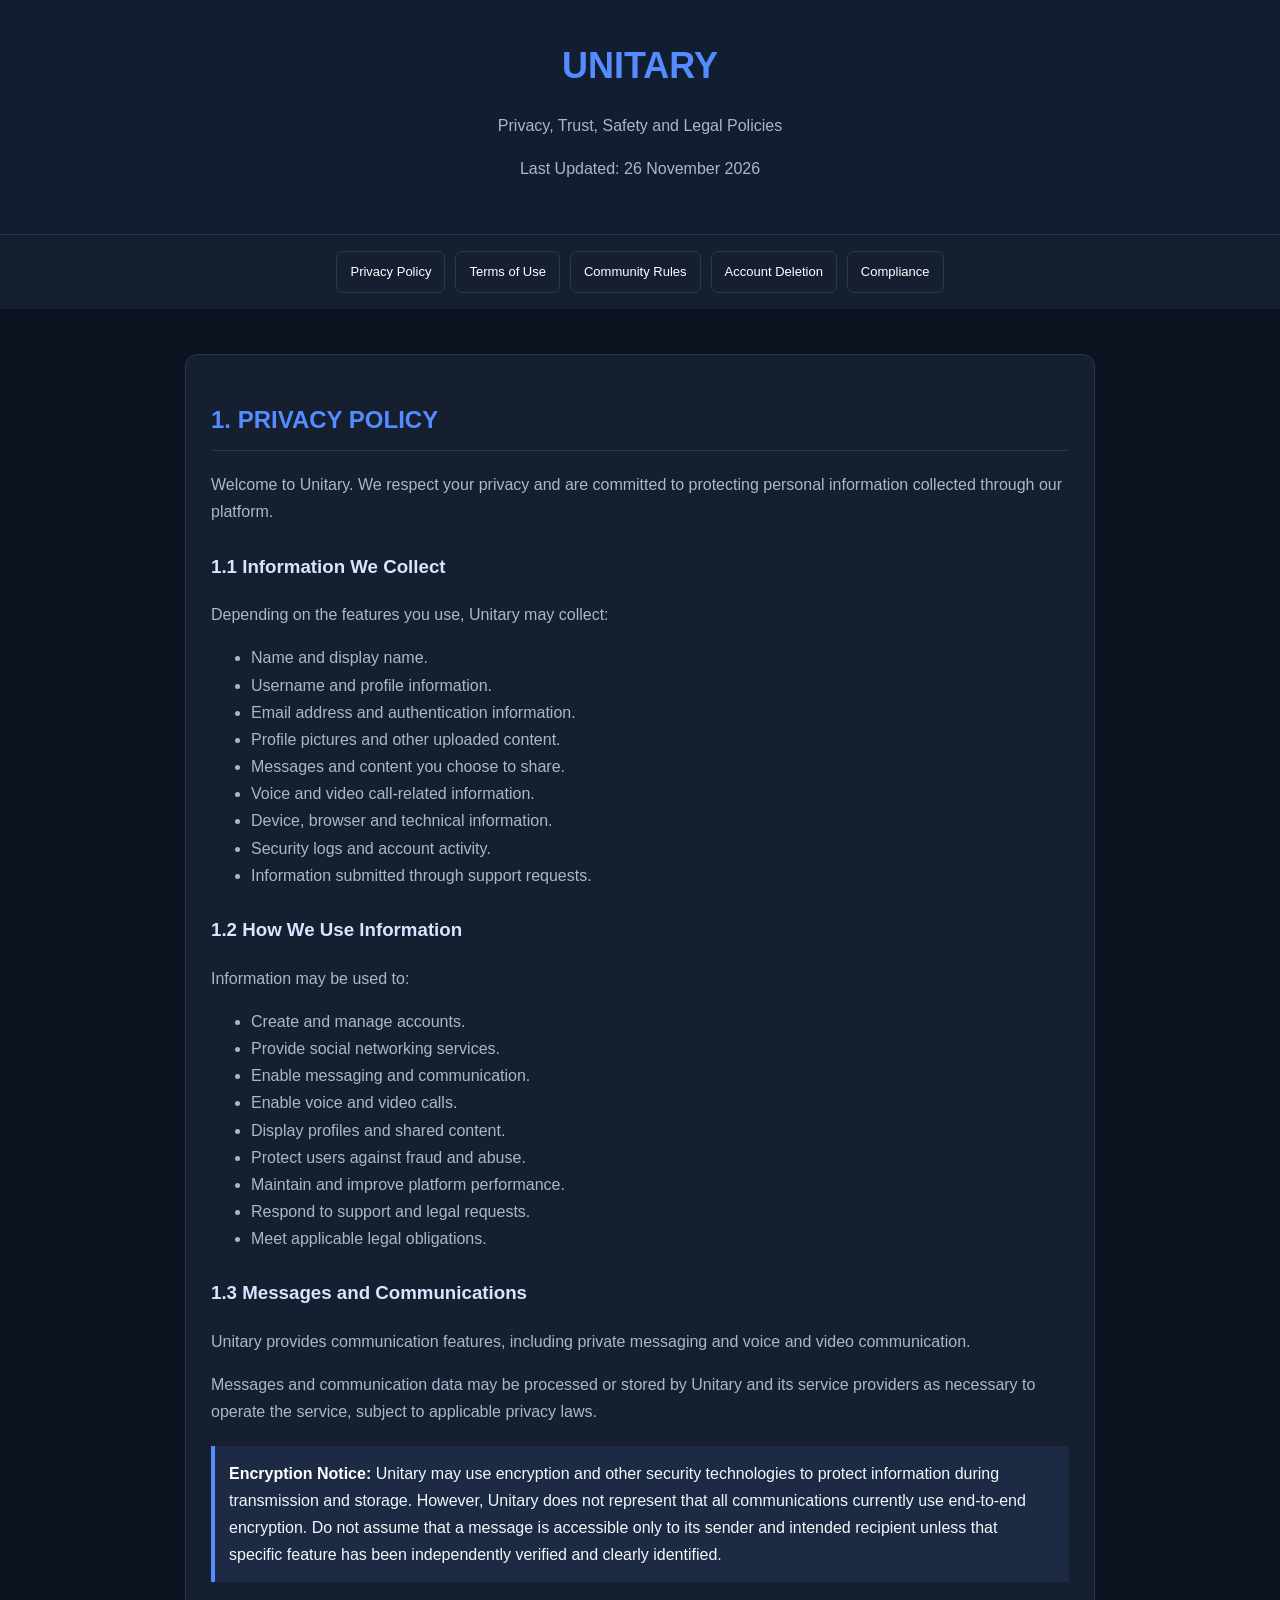
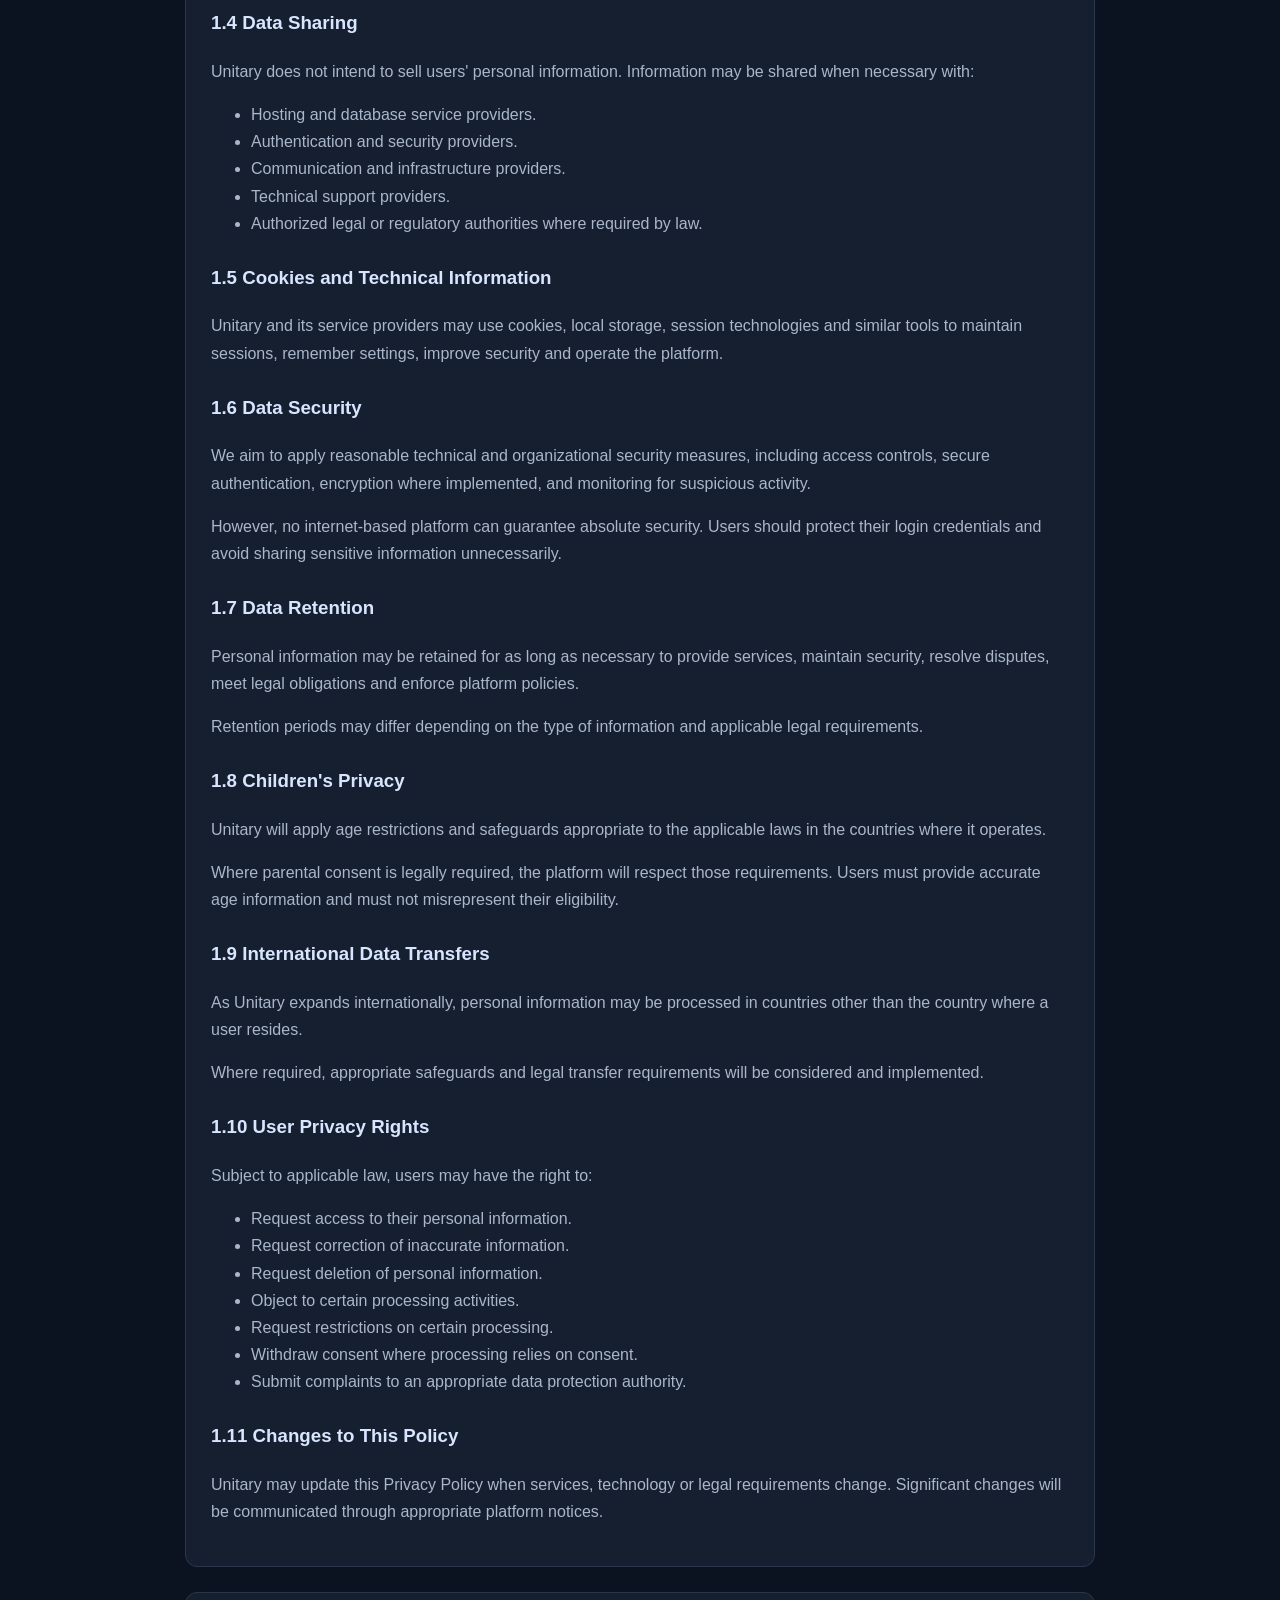
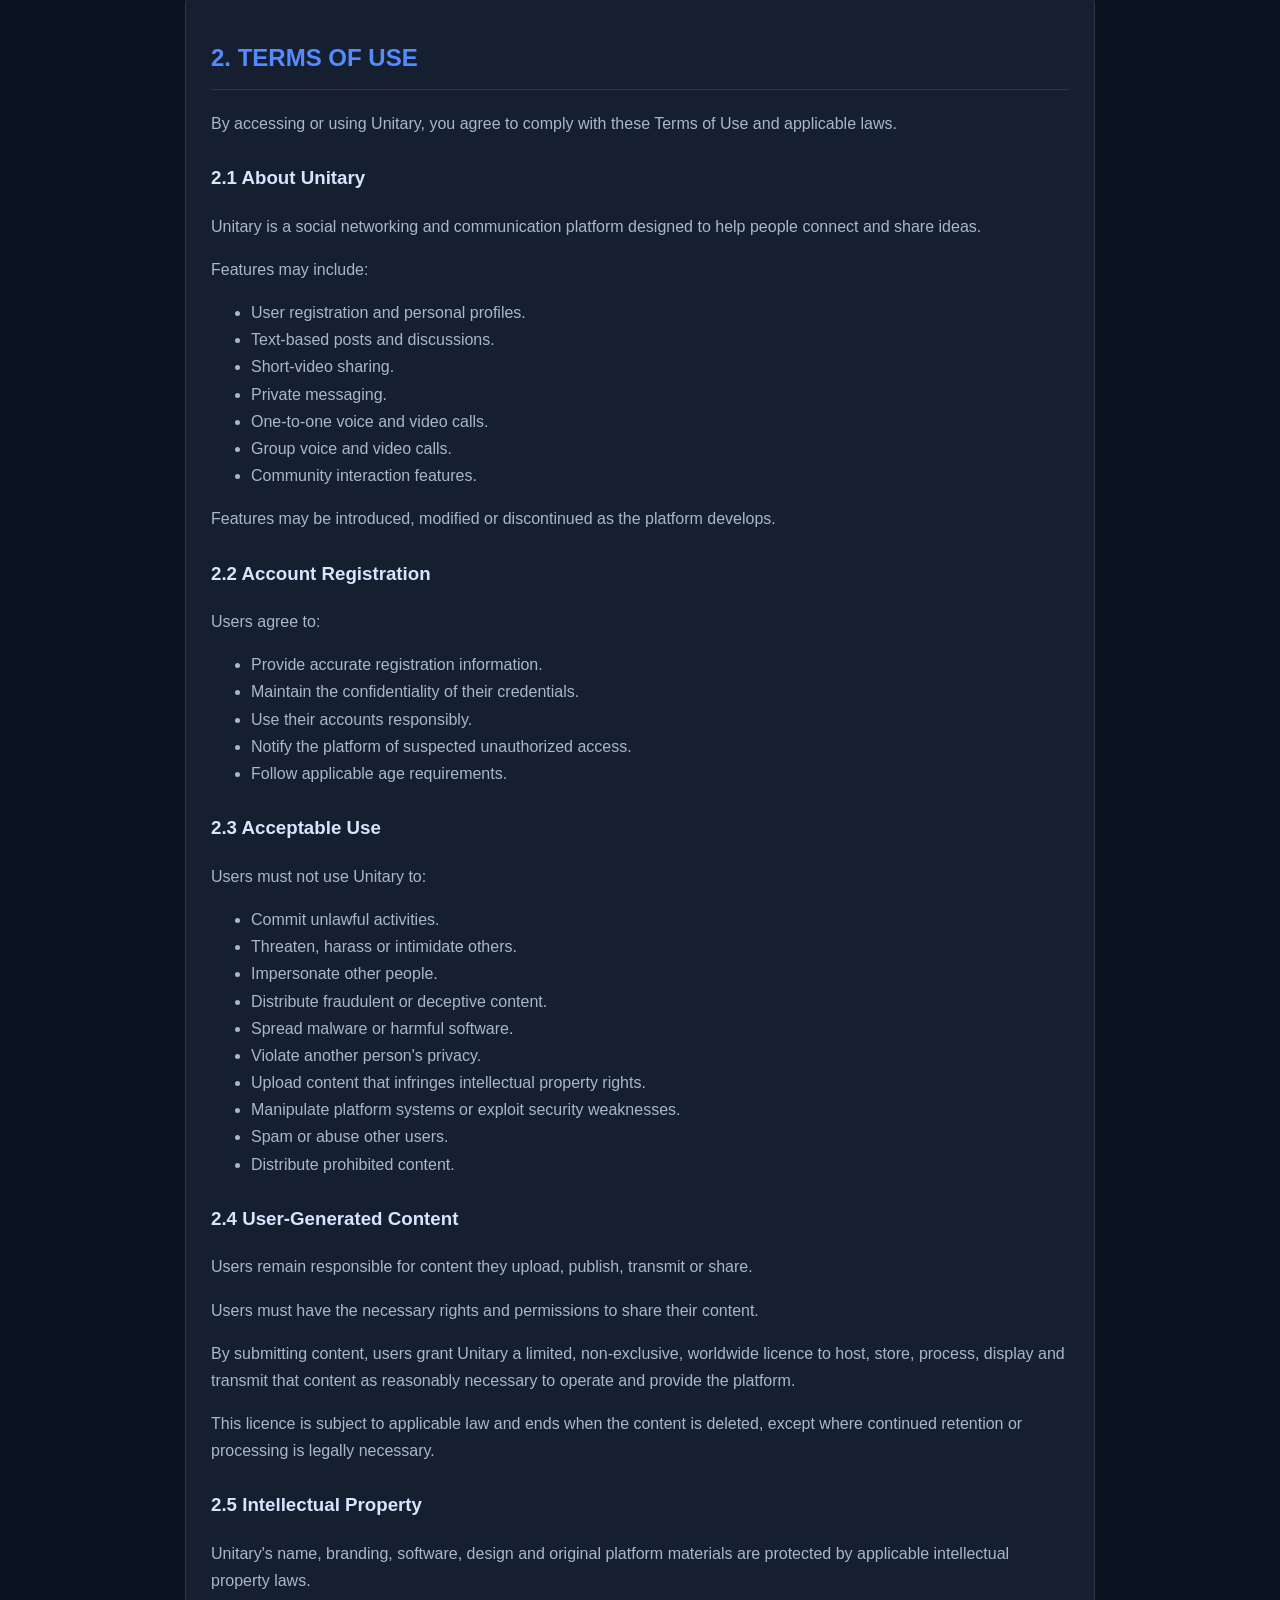
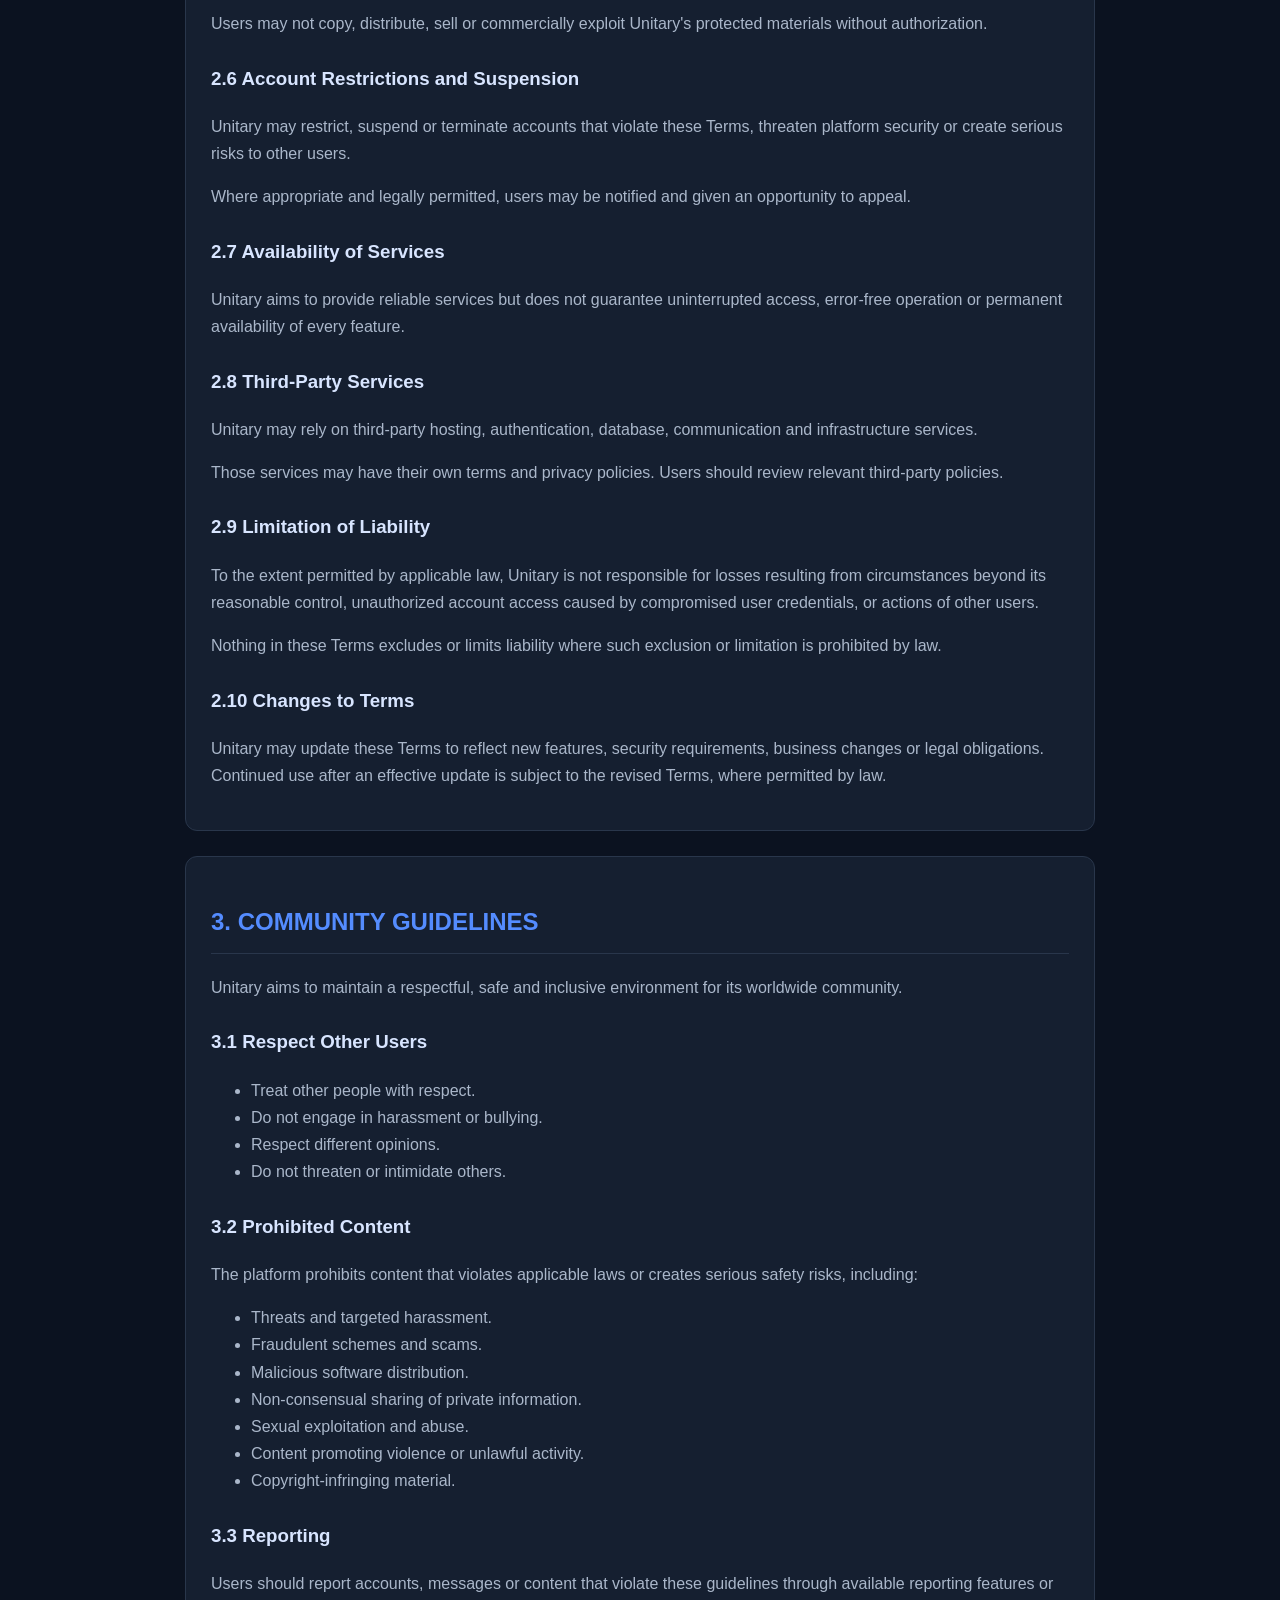
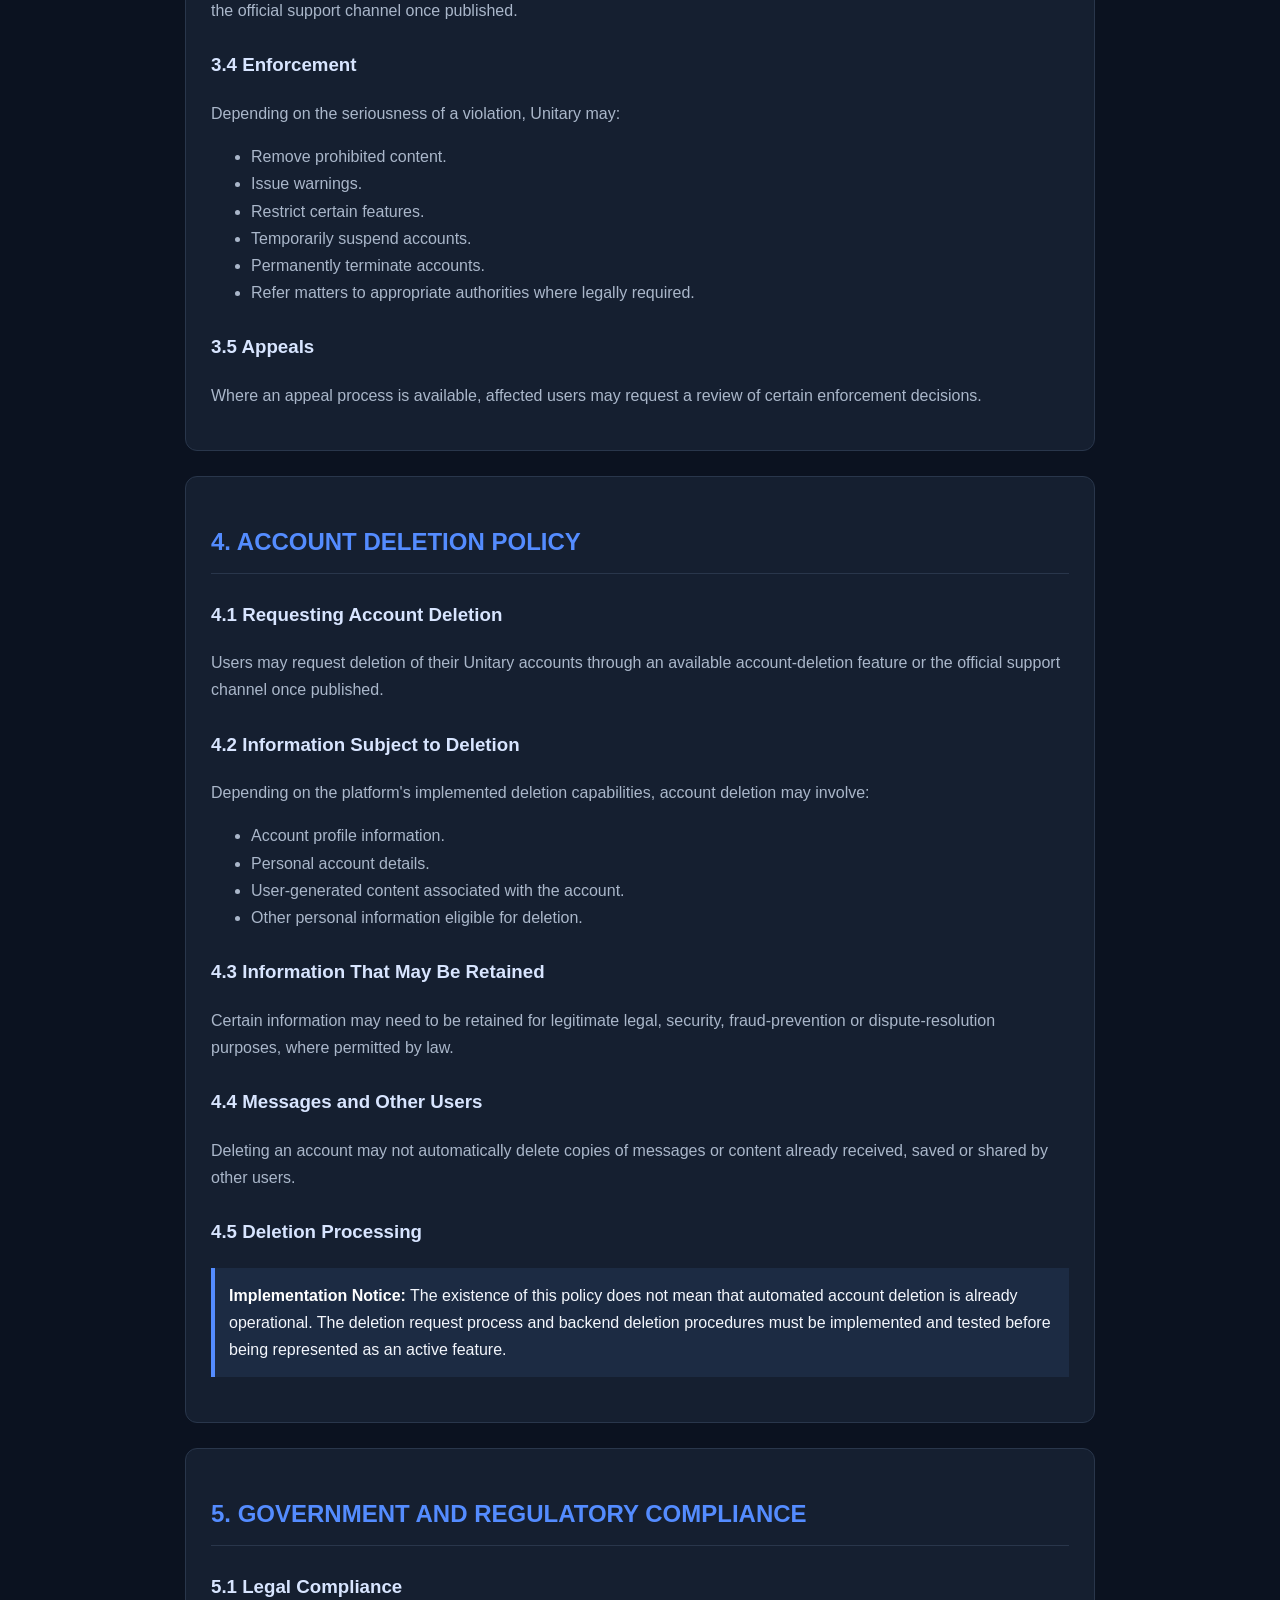
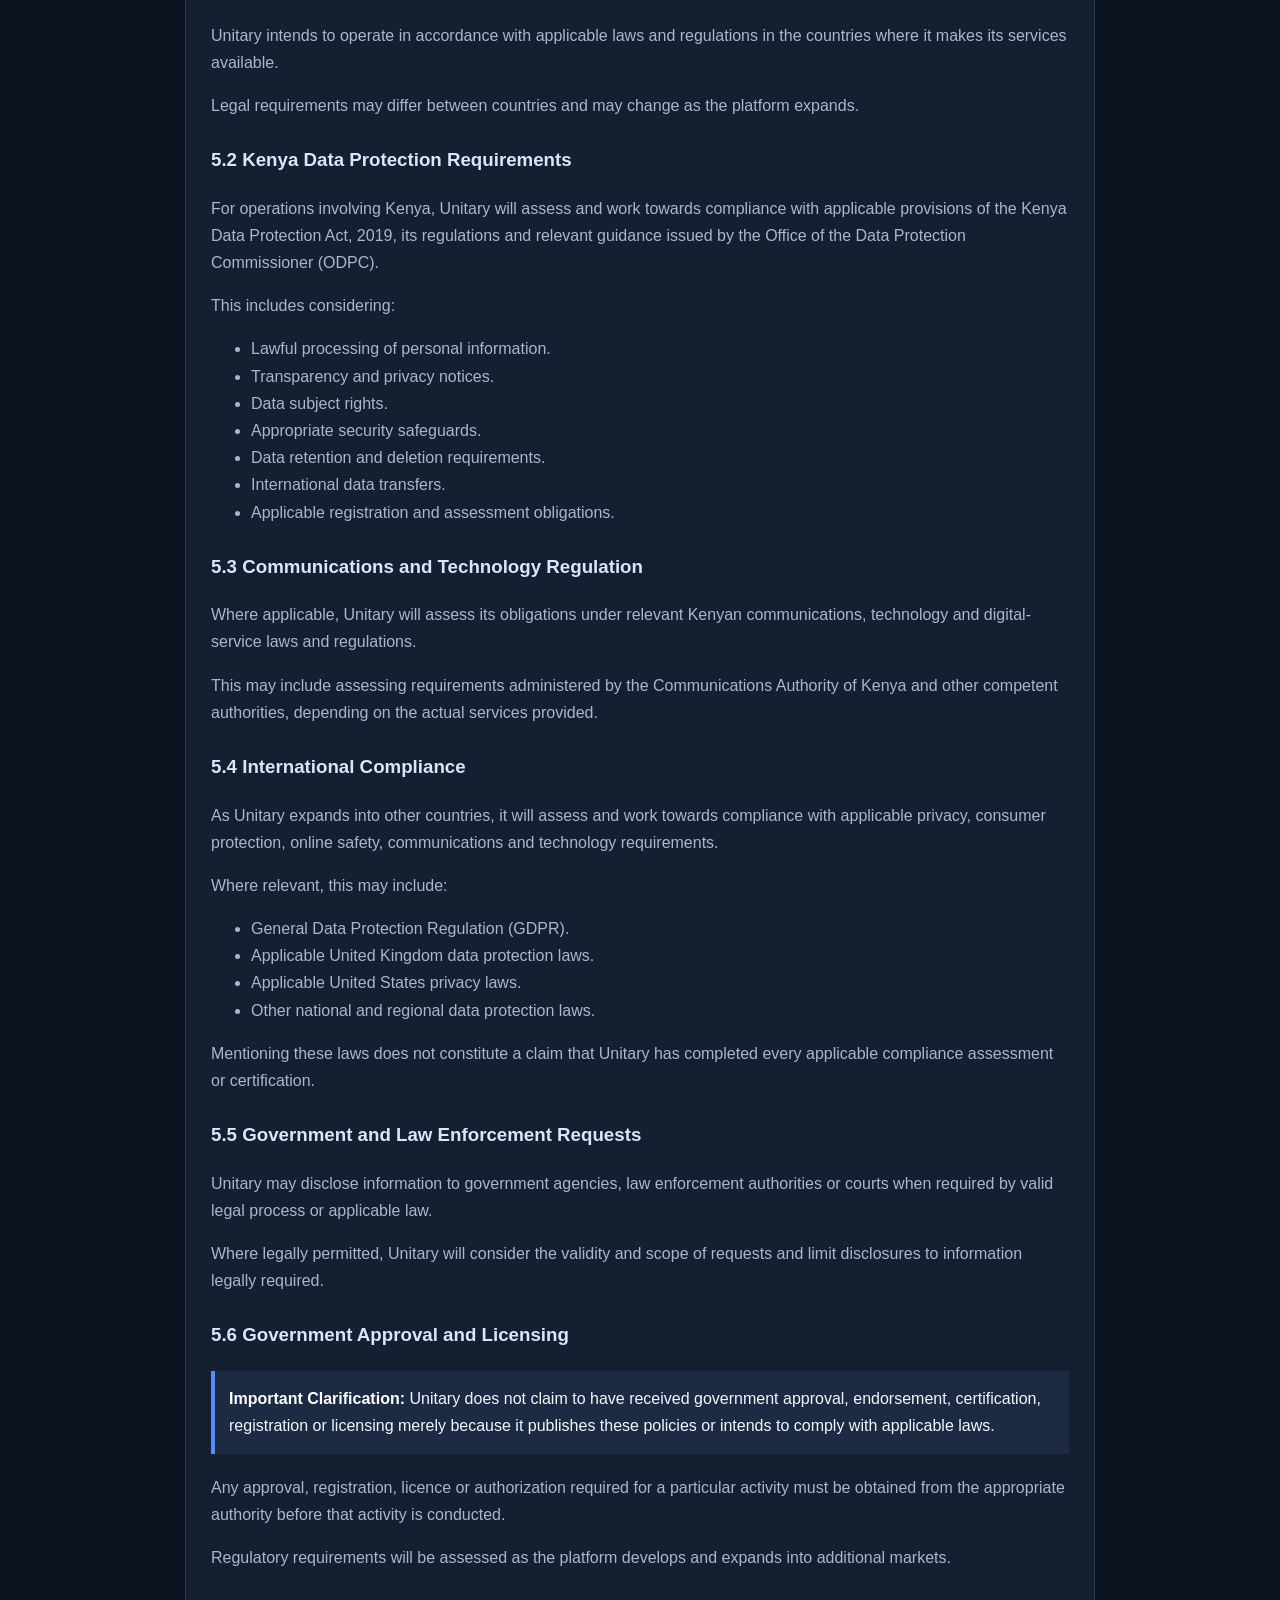
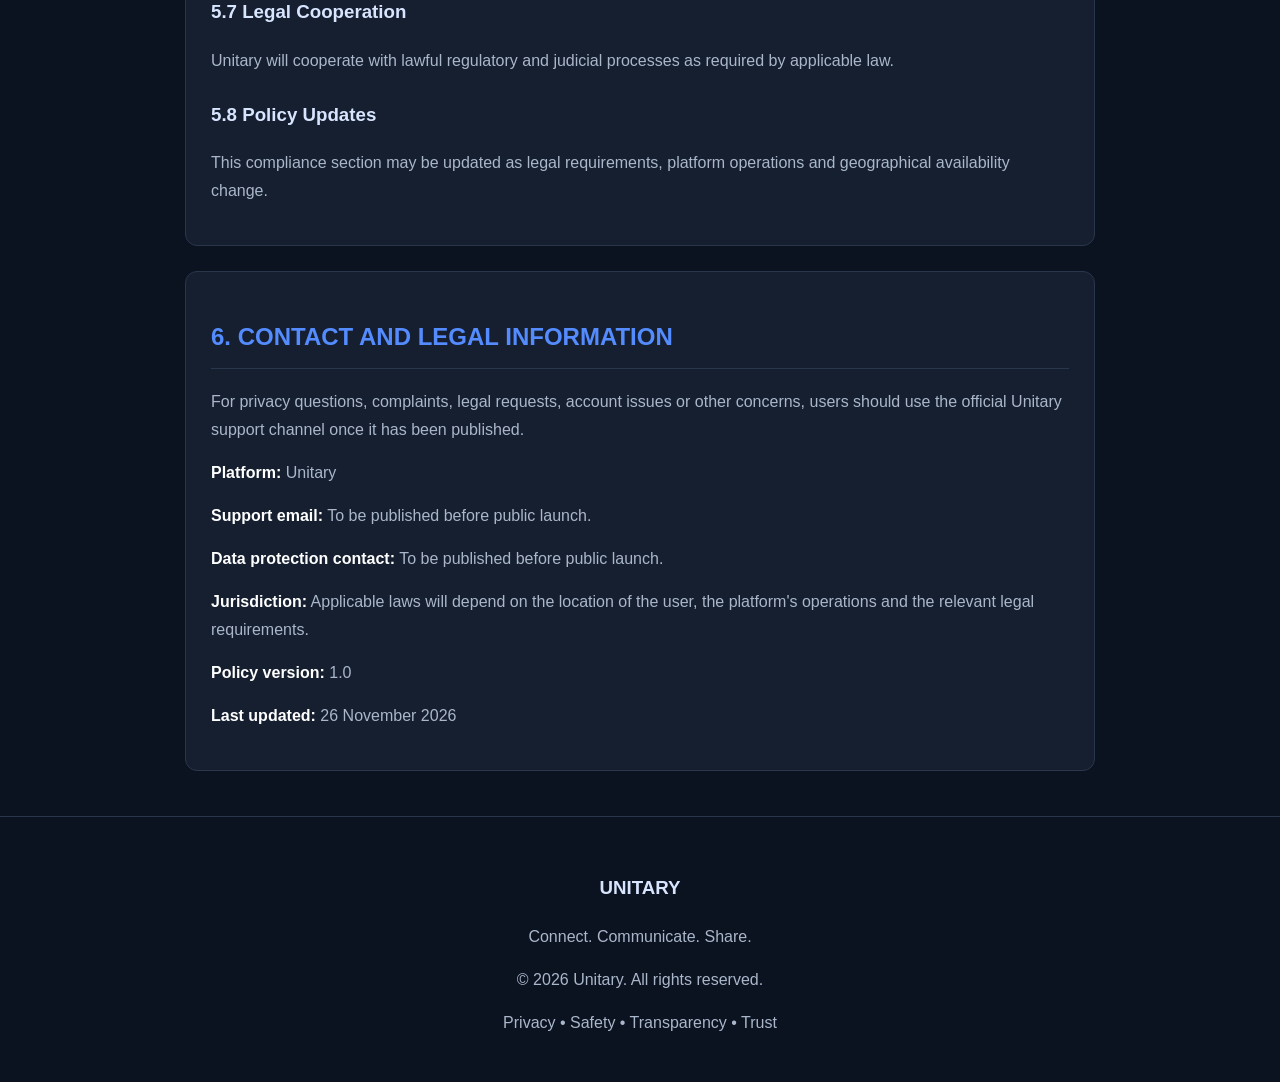
<file: policies.html>
<!DOCTYPE html>
<html lang="en">
<head>
  <meta charset="UTF-8">
  <meta name="viewport" content="width=device-width, initial-scale=1.0">
  <meta name="description" content="Unitary Privacy Policy, Terms of Use, Community Guidelines and Regulatory Compliance.">
  <meta name="theme-color" content="#101827">
  <title>Unitary - Policies & Legal Information</title>

  <style>
    :root {
      --background: #0b1220;
      --surface: #151f30;
      --text: #f3f6fc;
      --muted: #aab7ca;
      --accent: #548cff;
      --border: #29364b;
    }

    * {
      box-sizing: border-box;
    }

    body {
      margin: 0;
      font-family: Arial, sans-serif;
      background: var(--background);
      color: var(--text);
      line-height: 1.7;
    }

    header {
      background: #111d31;
      padding: 35px 18px;
      text-align: center;
      border-bottom: 1px solid var(--border);
    }

    header h1 {
      font-size: 36px;
      margin: 0;
      color: var(--accent);
    }

    header p {
      color: var(--muted);
    }

    nav {
      display: flex;
      flex-wrap: wrap;
      justify-content: center;
      gap: 10px;
      padding: 16px;
      background: var(--surface);
      position: sticky;
      top: 0;
      z-index: 10;
    }

    nav a {
      color: white;
      text-decoration: none;
      padding: 9px 13px;
      border: 1px solid var(--border);
      border-radius: 7px;
      font-size: 13px;
    }

    nav a:hover {
      background: var(--accent);
    }

    main {
      max-width: 950px;
      margin: auto;
      padding: 20px;
    }

    section {
      background: var(--surface);
      padding: 25px;
      margin: 25px 0;
      border-radius: 12px;
      border: 1px solid var(--border);
      scroll-margin-top: 100px;
    }

    h2 {
      color: var(--accent);
      border-bottom: 1px solid var(--border);
      padding-bottom: 10px;
    }

    h3 {
      color: #d8e5ff;
      margin-top: 25px;
    }

    p, li {
      color: var(--muted);
    }

    strong {
      color: white;
    }

    a {
      color: #79a8ff;
    }

    .notice {
      border-left: 4px solid var(--accent);
      padding: 14px;
      background: #1c2b43;
      margin: 20px 0;
    }

    footer {
      text-align: center;
      padding: 30px 15px;
      color: var(--muted);
      border-top: 1px solid var(--border);
    }

    @media(max-width: 600px) {
      header h1 {
        font-size: 28px;
      }

      section {
        padding: 17px;
      }

      nav {
        position: relative;
      }
    }
  </style>
</head>

<body>

<header>
  <h1>UNITARY</h1>
  <p>Privacy, Trust, Safety and Legal Policies</p>
  <p>Last Updated: 26 November 2026</p>
</header>

<nav>
  <a href="#privacy">Privacy Policy</a>
  <a href="#terms">Terms of Use</a>
  <a href="#community">Community Rules</a>
  <a href="#deletion">Account Deletion</a>
  <a href="#compliance">Compliance</a>
</nav>

<main>

<!-- PRIVACY POLICY -->

<section id="privacy">

<h2>1. PRIVACY POLICY</h2>

<p>
Welcome to Unitary. We respect your privacy and are committed to
protecting personal information collected through our platform.
</p>

<h3>1.1 Information We Collect</h3>

<p>Depending on the features you use, Unitary may collect:</p>

<ul>
  <li>Name and display name.</li>
  <li>Username and profile information.</li>
  <li>Email address and authentication information.</li>
  <li>Profile pictures and other uploaded content.</li>
  <li>Messages and content you choose to share.</li>
  <li>Voice and video call-related information.</li>
  <li>Device, browser and technical information.</li>
  <li>Security logs and account activity.</li>
  <li>Information submitted through support requests.</li>
</ul>

<h3>1.2 How We Use Information</h3>

<p>Information may be used to:</p>

<ul>
  <li>Create and manage accounts.</li>
  <li>Provide social networking services.</li>
  <li>Enable messaging and communication.</li>
  <li>Enable voice and video calls.</li>
  <li>Display profiles and shared content.</li>
  <li>Protect users against fraud and abuse.</li>
  <li>Maintain and improve platform performance.</li>
  <li>Respond to support and legal requests.</li>
  <li>Meet applicable legal obligations.</li>
</ul>

<h3>1.3 Messages and Communications</h3>

<p>
Unitary provides communication features, including private messaging
and voice and video communication.
</p>

<p>
Messages and communication data may be processed or stored by
Unitary and its service providers as necessary to operate the service,
subject to applicable privacy laws.
</p>

<div class="notice">
<strong>Encryption Notice:</strong>
Unitary may use encryption and other security technologies to
protect information during transmission and storage. However,
Unitary does not represent that all communications currently use
end-to-end encryption. Do not assume that a message is accessible
only to its sender and intended recipient unless that specific
feature has been independently verified and clearly identified.
</div>

<h3>1.4 Data Sharing</h3>

<p>
Unitary does not intend to sell users' personal information.
Information may be shared when necessary with:
</p>

<ul>
  <li>Hosting and database service providers.</li>
  <li>Authentication and security providers.</li>
  <li>Communication and infrastructure providers.</li>
  <li>Technical support providers.</li>
  <li>Authorized legal or regulatory authorities where required by law.</li>
</ul>

<h3>1.5 Cookies and Technical Information</h3>

<p>
Unitary and its service providers may use cookies, local storage,
session technologies and similar tools to maintain sessions,
remember settings, improve security and operate the platform.
</p>

<h3>1.6 Data Security</h3>

<p>
We aim to apply reasonable technical and organizational security
measures, including access controls, secure authentication,
encryption where implemented, and monitoring for suspicious activity.
</p>

<p>
However, no internet-based platform can guarantee absolute security.
Users should protect their login credentials and avoid sharing
sensitive information unnecessarily.
</p>

<h3>1.7 Data Retention</h3>

<p>
Personal information may be retained for as long as necessary
to provide services, maintain security, resolve disputes, meet
legal obligations and enforce platform policies.
</p>

<p>
Retention periods may differ depending on the type of information
and applicable legal requirements.
</p>

<h3>1.8 Children's Privacy</h3>

<p>
Unitary will apply age restrictions and safeguards appropriate
to the applicable laws in the countries where it operates.
</p>

<p>
Where parental consent is legally required, the platform will
respect those requirements. Users must provide accurate age
information and must not misrepresent their eligibility.
</p>

<h3>1.9 International Data Transfers</h3>

<p>
As Unitary expands internationally, personal information may
be processed in countries other than the country where a user
resides.
</p>

<p>
Where required, appropriate safeguards and legal transfer
requirements will be considered and implemented.
</p>

<h3>1.10 User Privacy Rights</h3>

<p>
Subject to applicable law, users may have the right to:
</p>

<ul>
  <li>Request access to their personal information.</li>
  <li>Request correction of inaccurate information.</li>
  <li>Request deletion of personal information.</li>
  <li>Object to certain processing activities.</li>
  <li>Request restrictions on certain processing.</li>
  <li>Withdraw consent where processing relies on consent.</li>
  <li>Submit complaints to an appropriate data protection authority.</li>
</ul>

<h3>1.11 Changes to This Policy</h3>

<p>
Unitary may update this Privacy Policy when services, technology
or legal requirements change. Significant changes will be
communicated through appropriate platform notices.
</p>

</section>


<!-- TERMS OF USE -->

<section id="terms">

<h2>2. TERMS OF USE</h2>

<p>
By accessing or using Unitary, you agree to comply with these
Terms of Use and applicable laws.
</p>

<h3>2.1 About Unitary</h3>

<p>
Unitary is a social networking and communication platform
designed to help people connect and share ideas.
</p>

<p>Features may include:</p>

<ul>
  <li>User registration and personal profiles.</li>
  <li>Text-based posts and discussions.</li>
  <li>Short-video sharing.</li>
  <li>Private messaging.</li>
  <li>One-to-one voice and video calls.</li>
  <li>Group voice and video calls.</li>
  <li>Community interaction features.</li>
</ul>

<p>
Features may be introduced, modified or discontinued as
the platform develops.
</p>

<h3>2.2 Account Registration</h3>

<p>Users agree to:</p>

<ul>
  <li>Provide accurate registration information.</li>
  <li>Maintain the confidentiality of their credentials.</li>
  <li>Use their accounts responsibly.</li>
  <li>Notify the platform of suspected unauthorized access.</li>
  <li>Follow applicable age requirements.</li>
</ul>

<h3>2.3 Acceptable Use</h3>

<p>Users must not use Unitary to:</p>

<ul>
  <li>Commit unlawful activities.</li>
  <li>Threaten, harass or intimidate others.</li>
  <li>Impersonate other people.</li>
  <li>Distribute fraudulent or deceptive content.</li>
  <li>Spread malware or harmful software.</li>
  <li>Violate another person's privacy.</li>
  <li>Upload content that infringes intellectual property rights.</li>
  <li>Manipulate platform systems or exploit security weaknesses.</li>
  <li>Spam or abuse other users.</li>
  <li>Distribute prohibited content.</li>
</ul>

<h3>2.4 User-Generated Content</h3>

<p>
Users remain responsible for content they upload, publish,
transmit or share.
</p>

<p>
Users must have the necessary rights and permissions to
share their content.
</p>

<p>
By submitting content, users grant Unitary a limited,
non-exclusive, worldwide licence to host, store, process,
display and transmit that content as reasonably necessary
to operate and provide the platform.
</p>

<p>
This licence is subject to applicable law and ends when
the content is deleted, except where continued retention
or processing is legally necessary.
</p>

<h3>2.5 Intellectual Property</h3>

<p>
Unitary's name, branding, software, design and original
platform materials are protected by applicable intellectual
property laws.
</p>

<p>
Users may not copy, distribute, sell or commercially exploit
Unitary's protected materials without authorization.
</p>

<h3>2.6 Account Restrictions and Suspension</h3>

<p>
Unitary may restrict, suspend or terminate accounts that
violate these Terms, threaten platform security or create
serious risks to other users.
</p>

<p>
Where appropriate and legally permitted, users may be
notified and given an opportunity to appeal.
</p>

<h3>2.7 Availability of Services</h3>

<p>
Unitary aims to provide reliable services but does not
guarantee uninterrupted access, error-free operation
or permanent availability of every feature.
</p>

<h3>2.8 Third-Party Services</h3>

<p>
Unitary may rely on third-party hosting, authentication,
database, communication and infrastructure services.
</p>

<p>
Those services may have their own terms and privacy
policies. Users should review relevant third-party policies.
</p>

<h3>2.9 Limitation of Liability</h3>

<p>
To the extent permitted by applicable law, Unitary is not
responsible for losses resulting from circumstances beyond
its reasonable control, unauthorized account access caused
by compromised user credentials, or actions of other users.
</p>

<p>
Nothing in these Terms excludes or limits liability where
such exclusion or limitation is prohibited by law.
</p>

<h3>2.10 Changes to Terms</h3>

<p>
Unitary may update these Terms to reflect new features,
security requirements, business changes or legal obligations.
Continued use after an effective update is subject to
the revised Terms, where permitted by law.
</p>

</section>


<!-- COMMUNITY GUIDELINES -->

<section id="community">

<h2>3. COMMUNITY GUIDELINES</h2>

<p>
Unitary aims to maintain a respectful, safe and inclusive
environment for its worldwide community.
</p>

<h3>3.1 Respect Other Users</h3>

<ul>
  <li>Treat other people with respect.</li>
  <li>Do not engage in harassment or bullying.</li>
  <li>Respect different opinions.</li>
  <li>Do not threaten or intimidate others.</li>
</ul>

<h3>3.2 Prohibited Content</h3>

<p>
The platform prohibits content that violates applicable
laws or creates serious safety risks, including:
</p>

<ul>
  <li>Threats and targeted harassment.</li>
  <li>Fraudulent schemes and scams.</li>
  <li>Malicious software distribution.</li>
  <li>Non-consensual sharing of private information.</li>
  <li>Sexual exploitation and abuse.</li>
  <li>Content promoting violence or unlawful activity.</li>
  <li>Copyright-infringing material.</li>
</ul>

<h3>3.3 Reporting</h3>

<p>
Users should report accounts, messages or content that
violate these guidelines through available reporting
features or the official support channel once published.
</p>

<h3>3.4 Enforcement</h3>

<p>
Depending on the seriousness of a violation, Unitary may:
</p>

<ul>
  <li>Remove prohibited content.</li>
  <li>Issue warnings.</li>
  <li>Restrict certain features.</li>
  <li>Temporarily suspend accounts.</li>
  <li>Permanently terminate accounts.</li>
  <li>Refer matters to appropriate authorities where legally required.</li>
</ul>

<h3>3.5 Appeals</h3>

<p>
Where an appeal process is available, affected users may
request a review of certain enforcement decisions.
</p>

</section>


<!-- ACCOUNT DELETION -->

<section id="deletion">

<h2>4. ACCOUNT DELETION POLICY</h2>

<h3>4.1 Requesting Account Deletion</h3>

<p>
Users may request deletion of their Unitary accounts
through an available account-deletion feature or the
official support channel once published.
</p>

<h3>4.2 Information Subject to Deletion</h3>

<p>
Depending on the platform's implemented deletion
capabilities, account deletion may involve:
</p>

<ul>
  <li>Account profile information.</li>
  <li>Personal account details.</li>
  <li>User-generated content associated with the account.</li>
  <li>Other personal information eligible for deletion.</li>
</ul>

<h3>4.3 Information That May Be Retained</h3>

<p>
Certain information may need to be retained for legitimate
legal, security, fraud-prevention or dispute-resolution
purposes, where permitted by law.
</p>

<h3>4.4 Messages and Other Users</h3>

<p>
Deleting an account may not automatically delete copies
of messages or content already received, saved or shared
by other users.
</p>

<h3>4.5 Deletion Processing</h3>

<div class="notice">
<strong>Implementation Notice:</strong>
The existence of this policy does not mean that automated
account deletion is already operational. The deletion
request process and backend deletion procedures must be
implemented and tested before being represented as an
active feature.
</div>

</section>


<!-- REGULATORY COMPLIANCE -->

<section id="compliance">

<h2>5. GOVERNMENT AND REGULATORY COMPLIANCE</h2>

<h3>5.1 Legal Compliance</h3>

<p>
Unitary intends to operate in accordance with applicable
laws and regulations in the countries where it makes its
services available.
</p>

<p>
Legal requirements may differ between countries and
may change as the platform expands.
</p>

<h3>5.2 Kenya Data Protection Requirements</h3>

<p>
For operations involving Kenya, Unitary will assess and
work towards compliance with applicable provisions of
the Kenya Data Protection Act, 2019, its regulations and
relevant guidance issued by the Office of the Data
Protection Commissioner (ODPC).
</p>

<p>
This includes considering:
</p>

<ul>
  <li>Lawful processing of personal information.</li>
  <li>Transparency and privacy notices.</li>
  <li>Data subject rights.</li>
  <li>Appropriate security safeguards.</li>
  <li>Data retention and deletion requirements.</li>
  <li>International data transfers.</li>
  <li>Applicable registration and assessment obligations.</li>
</ul>

<h3>5.3 Communications and Technology Regulation</h3>

<p>
Where applicable, Unitary will assess its obligations
under relevant Kenyan communications, technology and
digital-service laws and regulations.
</p>

<p>
This may include assessing requirements administered
by the Communications Authority of Kenya and other
competent authorities, depending on the actual services
provided.
</p>

<h3>5.4 International Compliance</h3>

<p>
As Unitary expands into other countries, it will assess
and work towards compliance with applicable privacy,
consumer protection, online safety, communications and
technology requirements.
</p>

<p>
Where relevant, this may include:
</p>

<ul>
  <li>General Data Protection Regulation (GDPR).</li>
  <li>Applicable United Kingdom data protection laws.</li>
  <li>Applicable United States privacy laws.</li>
  <li>Other national and regional data protection laws.</li>
</ul>

<p>
Mentioning these laws does not constitute a claim that
Unitary has completed every applicable compliance
assessment or certification.
</p>

<h3>5.5 Government and Law Enforcement Requests</h3>

<p>
Unitary may disclose information to government agencies,
law enforcement authorities or courts when required
by valid legal process or applicable law.
</p>

<p>
Where legally permitted, Unitary will consider the
validity and scope of requests and limit disclosures
to information legally required.
</p>

<h3>5.6 Government Approval and Licensing</h3>

<div class="notice">
<strong>Important Clarification:</strong>
Unitary does not claim to have received government
approval, endorsement, certification, registration
or licensing merely because it publishes these policies
or intends to comply with applicable laws.
</div>

<p>
Any approval, registration, licence or authorization
required for a particular activity must be obtained
from the appropriate authority before that activity
is conducted.
</p>

<p>
Regulatory requirements will be assessed as the platform
develops and expands into additional markets.
</p>

<h3>5.7 Legal Cooperation</h3>

<p>
Unitary will cooperate with lawful regulatory and
judicial processes as required by applicable law.
</p>

<h3>5.8 Policy Updates</h3>

<p>
This compliance section may be updated as legal
requirements, platform operations and geographical
availability change.
</p>

</section>


<!-- FINAL INFORMATION -->

<section>

<h2>6. CONTACT AND LEGAL INFORMATION</h2>

<p>
For privacy questions, complaints, legal requests,
account issues or other concerns, users should use
the official Unitary support channel once it has
been published.
</p>

<p>
<strong>Platform:</strong> Unitary
</p>

<p>
<strong>Support email:</strong> To be published before public launch.
</p>

<p>
<strong>Data protection contact:</strong> To be published before public launch.
</p>

<p>
<strong>Jurisdiction:</strong> Applicable laws will depend on
the location of the user, the platform's operations and
the relevant legal requirements.
</p>

<p>
<strong>Policy version:</strong> 1.0
</p>

<p>
<strong>Last updated:</strong> 26 November 2026
</p>

</section>

</main>

<footer>
  <h3>UNITARY</h3>
  <p>Connect. Communicate. Share.</p>
  <p>© 2026 Unitary. All rights reserved.</p>
  <p>Privacy • Safety • Transparency • Trust</p>
</footer>

</body>
</html>
</file>
